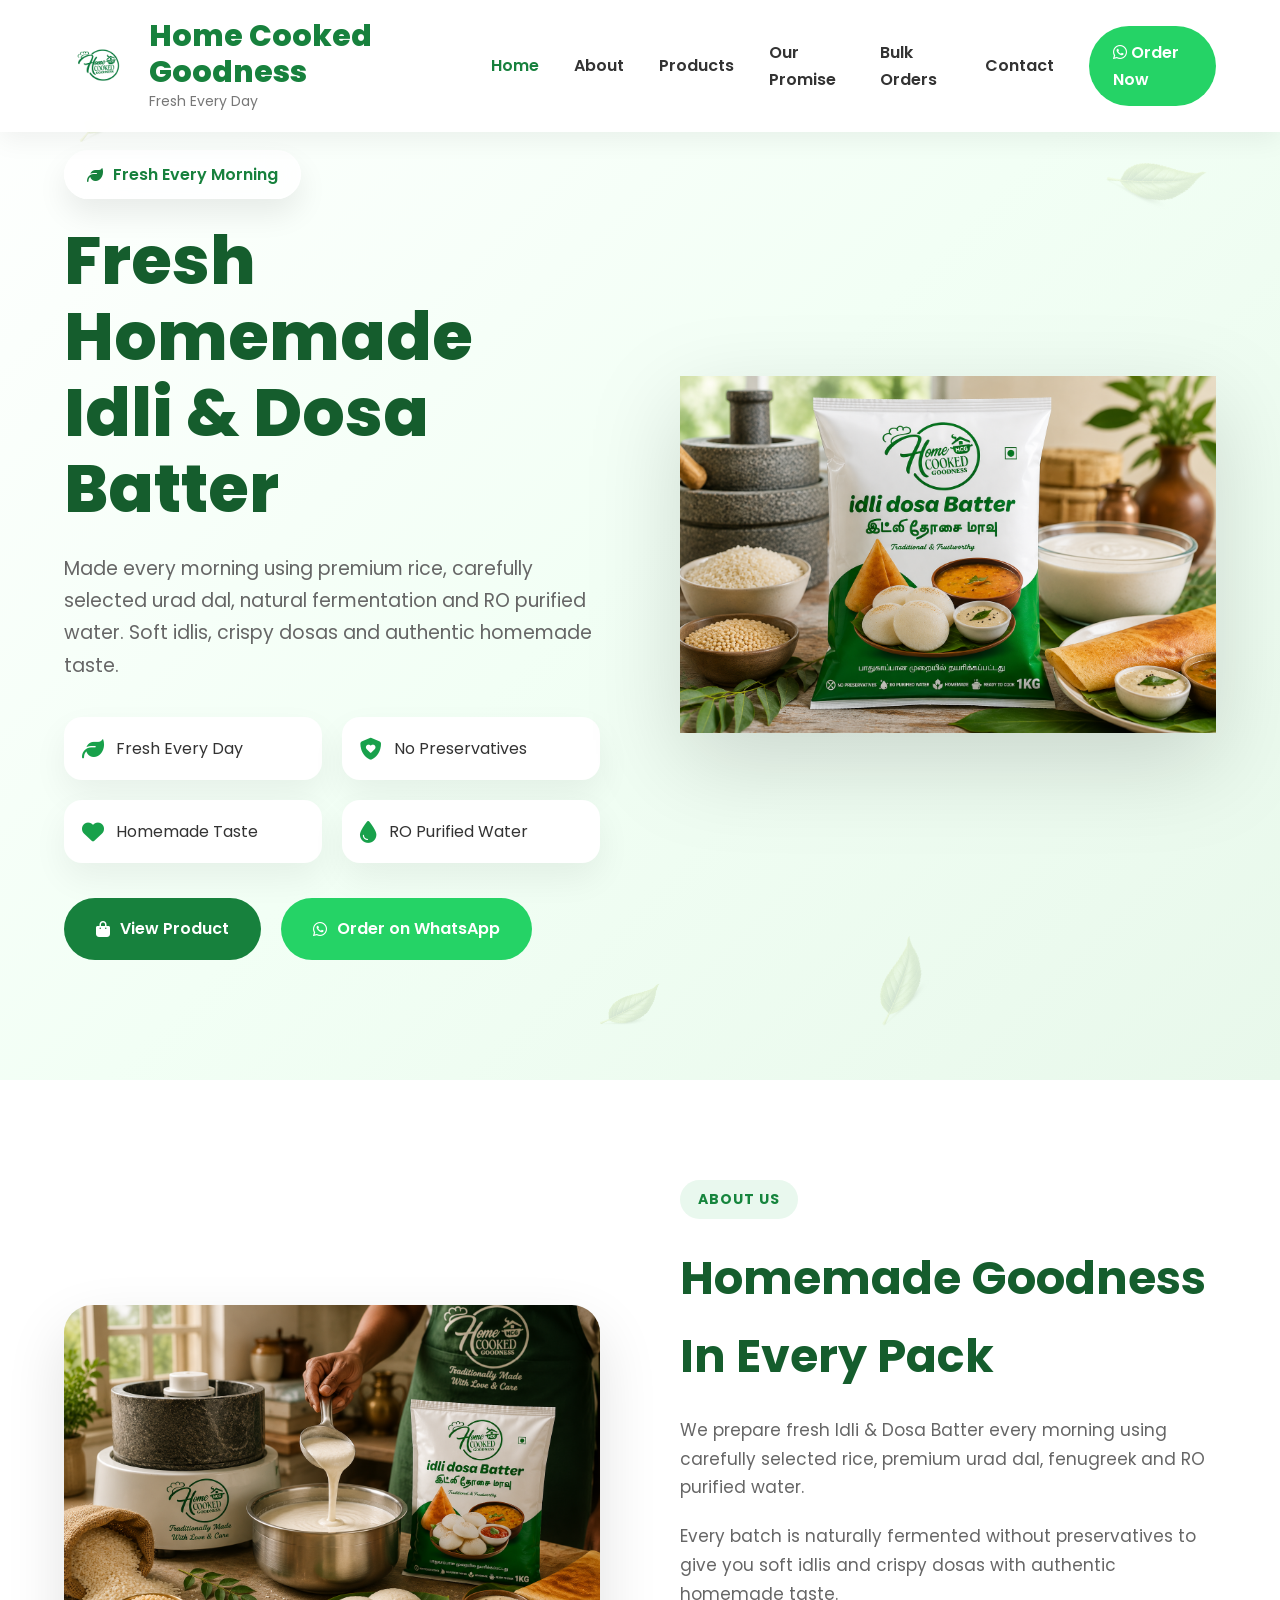
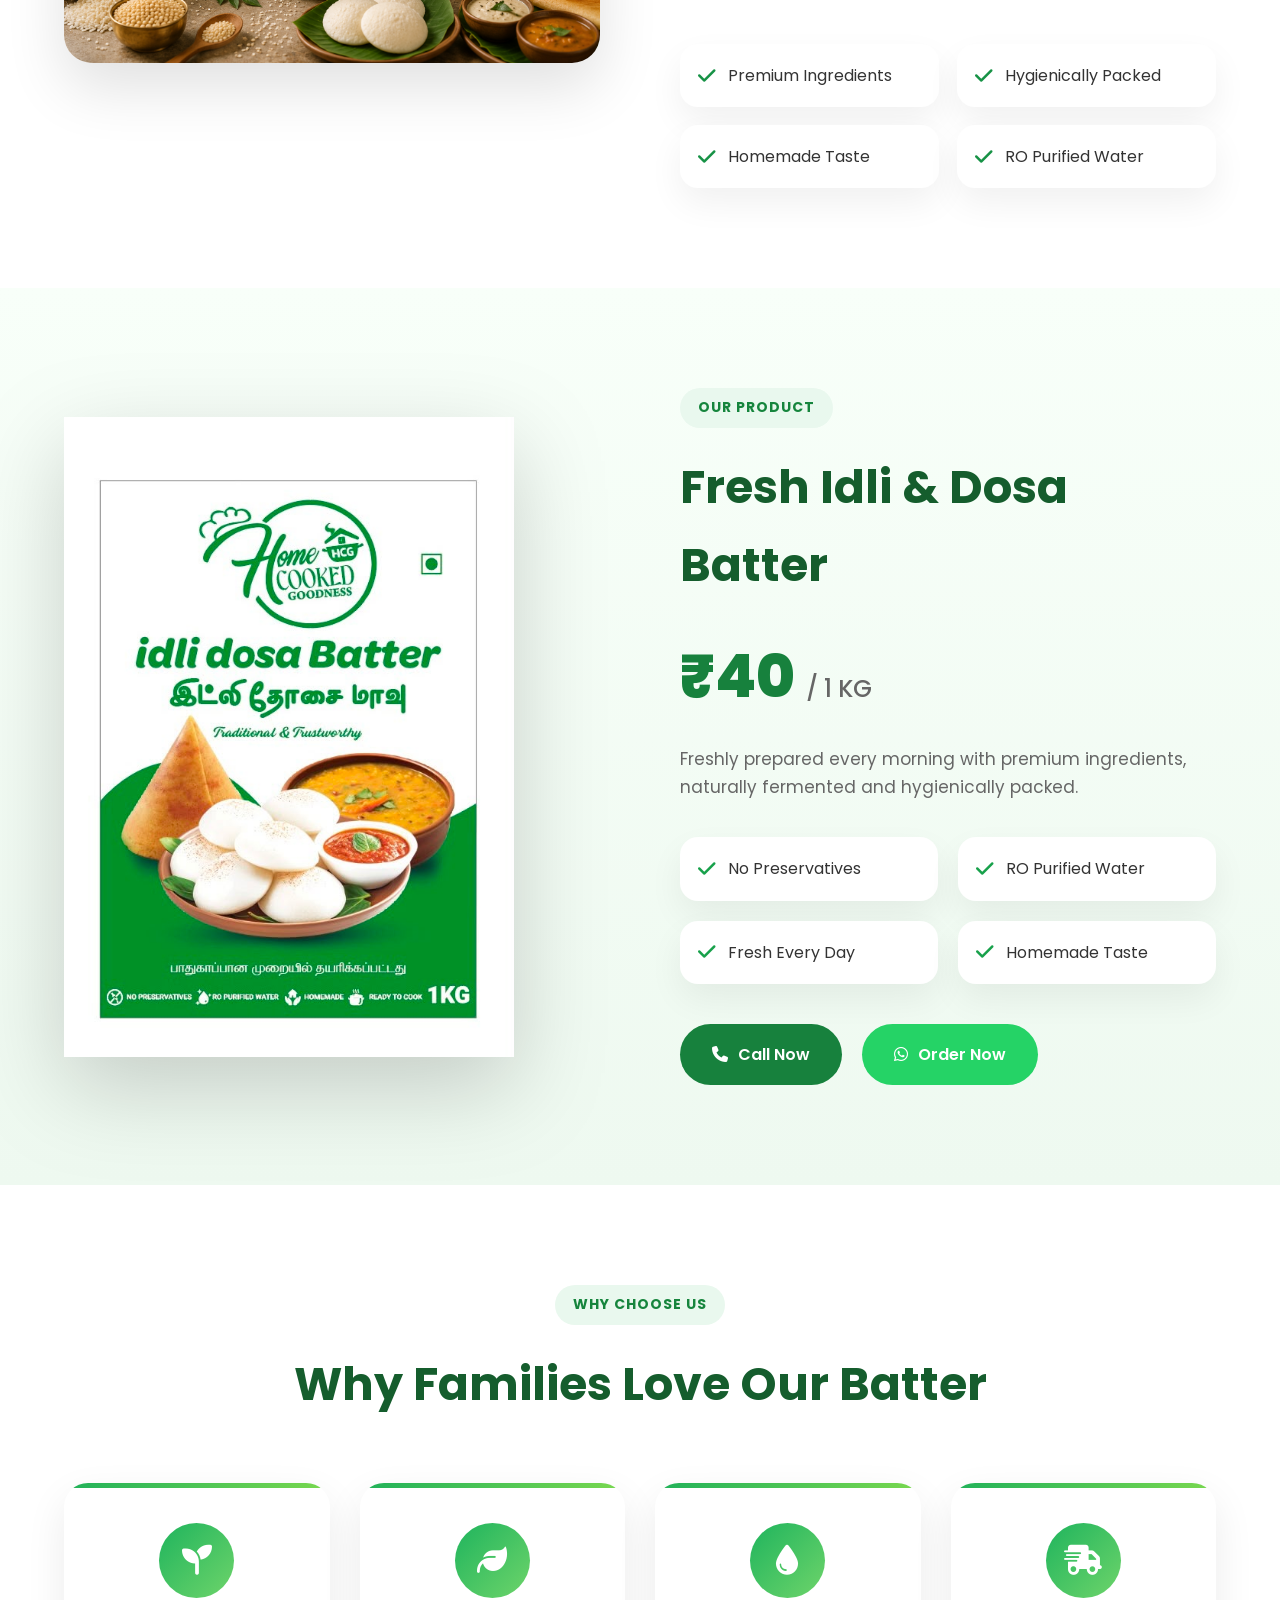
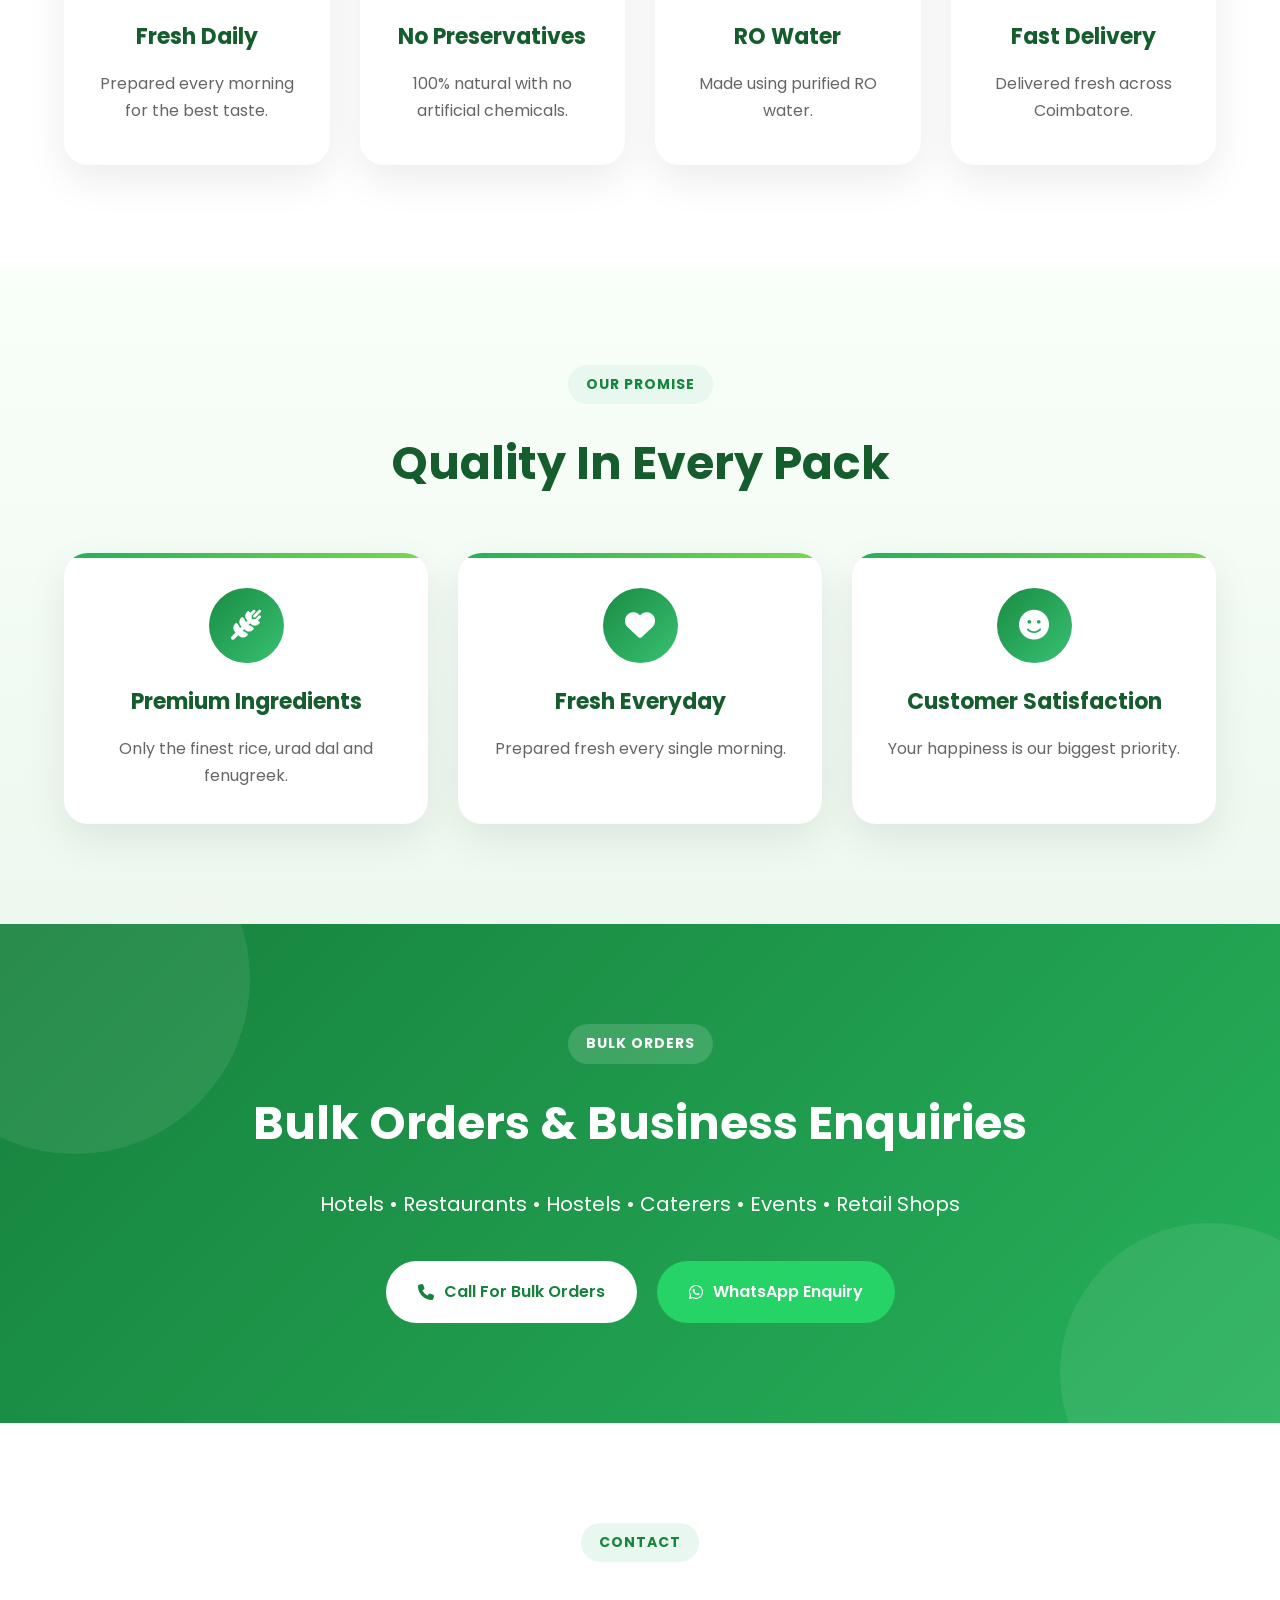
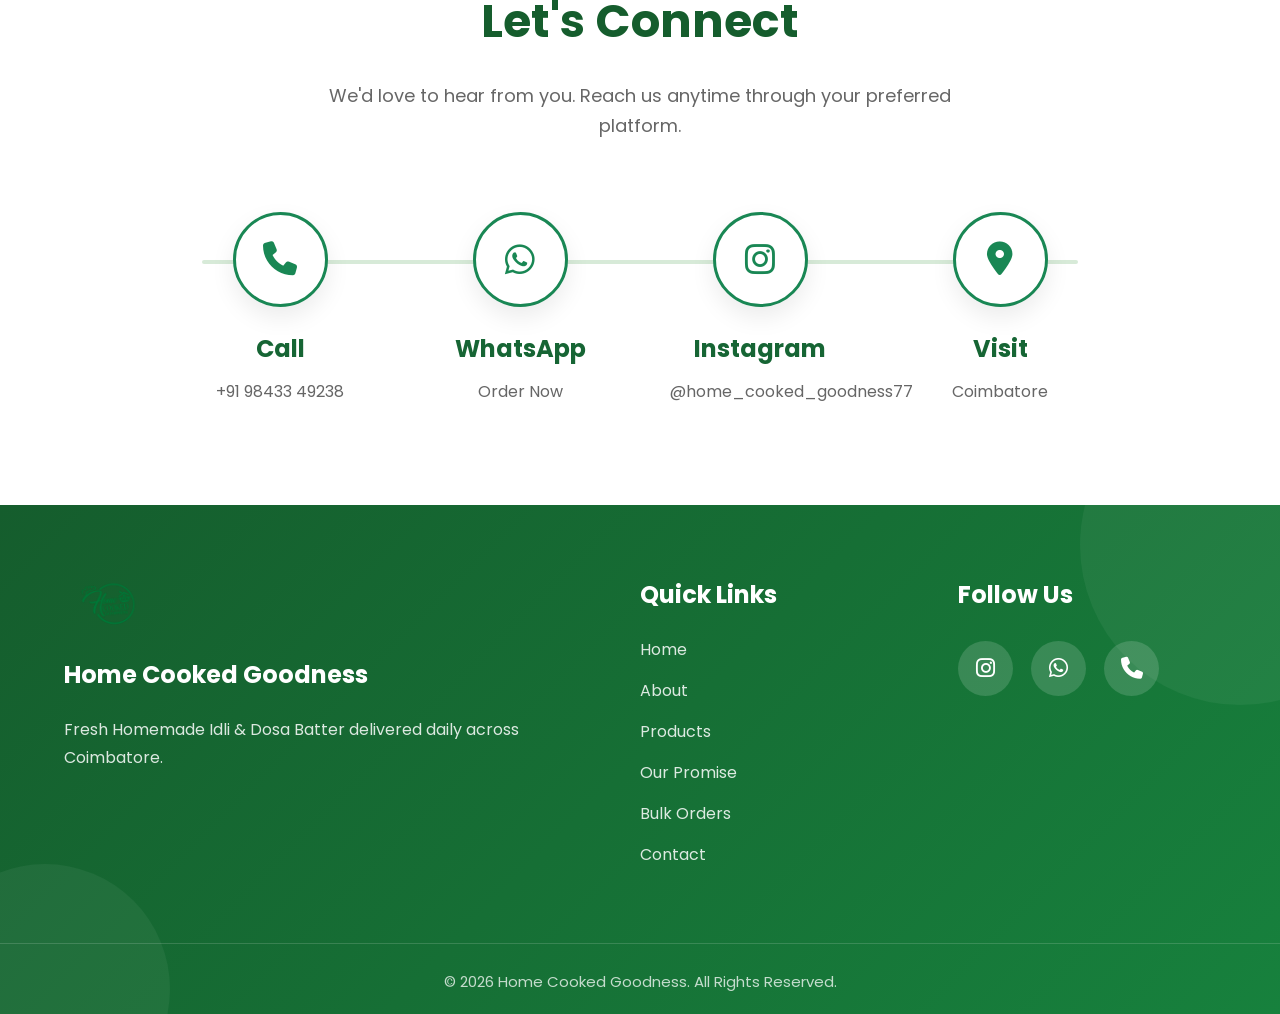
<file: HomeCookedGoodness/index.html>
<!DOCTYPE html>
<html lang="en">
<head>

    <meta charset="UTF-8">

    <meta name="viewport" content="width=device-width, initial-scale=1.0">


    <title>
        Home Cooked Goodness | Fresh Homemade Idli & Dosa Batter
    </title>


    <!-- ================= SEO ================= -->

 <title>
 Home Cooked Goodness | Fresh Homemade Idli & Dosa Batter in Coimbatore
 </title>


 <meta name="description"
 content="Home Cooked Goodness offers fresh homemade Idli and Dosa batter in Coimbatore. Made daily with premium rice, urad dal, natural fermentation and RO purified water. Order fresh batter today.">


 <meta name="keywords"
 content="
  idli batter Coimbatore,
 dosa batter Coimbatore,
 homemade idli batter,
 fresh dosa batter,
 South Indian food,
 home cooked goodness,
 idli maavu,
 dosa maavu
 ">


 <meta name="author"
 content="Home Cooked Goodness">


 <meta name="robots" 
 



    <!-- Favicon -->

    <link rel="icon" type="image/png" href="images/favicon.png">



    <!-- Open Graph -->

    <meta property="og:title"
        content="Home Cooked Goodness | Fresh Idli & Dosa Batter">


    <meta property="og:description"
        content="Fresh homemade idli and dosa batter prepared every morning in Coimbatore.">


    <meta property="og:image"
        content="images/logo.png">


    <meta property="og:type"
        content="website">





    <!-- CSS -->

    <link rel="stylesheet" href="style.css">



    <!-- Google Font -->

    <link
        href="https://fonts.googleapis.com/css2?family=Poppins:wght@300;400;500;600;700;800&display=swap"
        rel="stylesheet">



    <!-- Font Awesome -->

    <link
        rel="stylesheet"
        href="https://cdnjs.cloudflare.com/ajax/libs/font-awesome/6.6.0/css/all.min.css">


</head>



<body>




<!-- ================= HEADER ================= -->


<header>


    <div class="container navbar">



        <!-- LOGO -->


        <div class="logo">


            <img src="images/logo.png"
                 alt="Home Cooked Goodness Logo">



            <div>


                <h2>
                    Home Cooked Goodness
                </h2>


                <p>
                    Fresh Every Day
                </p>


            </div>


        </div>





        <!-- MOBILE MENU BUTTON -->


        <button class="menu-btn">


            <i class="fa-solid fa-bars"></i>


        </button>







        <!-- NAVIGATION -->


        <nav>


            <a href="#home">
                Home
            </a>


            <a href="#about">
                About
            </a>


            <a href="#products">
                Products
            </a>


            <a href="#promise">
                Our Promise
            </a>


            <a href="#bulk">
                Bulk Orders
            </a>


            <a href="#contact">
                Contact
            </a>





            <a
                href="https://wa.me/919843349238?text=Hello%20Home%20Cooked%20Goodness,%20I%20would%20like%20to%20order%20Idli%20Dosa%20Batter"
                class="whatsapp-btn">


                <i class="fab fa-whatsapp"></i>

                Order Now


            </a>


        </nav>



    </div>


</header>







<!-- ================= HERO SECTION ================= -->


<section class="hero" id="home">





    <!-- Decorative Leaves -->


    <img src="images/leaf.png"
         class="leaf leaf1"
         alt="">



    <img src="images/leaf.png"
         class="leaf leaf2"
         alt="">



    <img src="images/leaf.png"
         class="leaf leaf3"
         alt="">



    <img src="images/leaf.png"
         class="leaf leaf4"
         alt="">




    <div class="container hero-content">





        <!-- LEFT CONTENT -->


        <div class="hero-text">





            <span class="premium-tag">


                <i class="fa-solid fa-leaf"></i>


                Fresh Every Morning


            </span>






            <h1>


                Fresh Homemade

                <br>

                Idli & Dosa Batter


            </h1>






            <p>


                Made every morning using premium rice,

                carefully selected urad dal,

                natural fermentation and RO purified water.


                Soft idlis, crispy dosas and authentic homemade taste.


            </p>







            <!-- FEATURES -->


            <div class="features">



                <div>


                    <i class="fa-solid fa-leaf"></i>


                    Fresh Every Day


                </div>





                <div>


                    <i class="fa-solid fa-shield-heart"></i>


                    No Preservatives


                </div>





                <div>


                    <i class="fa-solid fa-heart"></i>


                    Homemade Taste


                </div>





                <div>


                    <i class="fa-solid fa-droplet"></i>


                    RO Purified Water


                </div>



            </div>








            <!-- BUTTONS -->


            <div class="hero-buttons">



                <a href="#products"
                   class="btn-primary">


                    <i class="fa-solid fa-bag-shopping"></i>


                    View Product


                </a>






                <a
                    href="https://wa.me/919843349238?text=Hello%20Home%20Cooked%20Goodness,%20I%20would%20like%20to%20order%20Idli%20Dosa%20Batter"
                    class="btn-secondary">


                    <i class="fab fa-whatsapp"></i>


                    Order on WhatsApp


                </a>



            </div>




        </div>







        <!-- RIGHT IMAGE -->


        <div class="hero-image">


            <img src="images/hero.png"
                 alt="Home Cooked Goodness Idli Dosa Batter">


        </div>





    </div>



</section>
<!-- ================= ABOUT SECTION ================= -->


<section class="about section" id="about">


    <div class="container about-grid">


        <!-- ABOUT IMAGE -->


        <div class="about-image">


            <img src="images/about.png"
                 alt="About Home Cooked Goodness"
                 loading="lazy">


        </div>





        <!-- ABOUT CONTENT -->


        <div class="about-text">



            <span class="section-tag">

                ABOUT US

            </span>





            <h2>

                Homemade Goodness In Every Pack

            </h2>





            <p>

                We prepare fresh Idli & Dosa Batter every morning using carefully
                selected rice, premium urad dal, fenugreek and RO purified water.

            </p>





            <p>

                Every batch is naturally fermented without preservatives to give
                you soft idlis and crispy dosas with authentic homemade taste.

            </p>







            <div class="about-features">



                <div>


                    <i class="fa-solid fa-check"></i>


                    Premium Ingredients


                </div>





                <div>


                    <i class="fa-solid fa-check"></i>


                    Hygienically Packed


                </div>





                <div>


                    <i class="fa-solid fa-check"></i>


                    Homemade Taste


                </div>





                <div>


                    <i class="fa-solid fa-check"></i>


                    RO Purified Water


                </div>



            </div>





        </div>



    </div>


</section>









<!-- ================= PRODUCT SECTION ================= -->


<section class="product section" id="products">



    <div class="container product-grid">





        <!-- PRODUCT IMAGE -->


        <div class="product-image">


            <img src="images/product.png"
                 alt="Fresh Idli Dosa Batter"
                 loading="lazy">


        </div>







        <!-- PRODUCT DETAILS -->


        <div class="product-details">



            <span class="section-tag">

                OUR PRODUCT

            </span>






            <h2>

                Fresh Idli & Dosa Batter

            </h2>






            <h1>

                ₹40

                <span>

                    / 1 KG

                </span>

            </h1>






            <p>

                Freshly prepared every morning with premium ingredients,
                naturally fermented and hygienically packed.

            </p>







            <div class="product-features">





                <div>


                    <i class="fa-solid fa-check"></i>


                    No Preservatives


                </div>





                <div>


                    <i class="fa-solid fa-check"></i>


                    RO Purified Water


                </div>





                <div>


                    <i class="fa-solid fa-check"></i>


                    Fresh Every Day


                </div>





                <div>


                    <i class="fa-solid fa-check"></i>


                    Homemade Taste


                </div>




            </div>








            <div class="hero-buttons">





                <a href="tel:+919843349238"
                   class="btn-primary">



                    <i class="fa-solid fa-phone"></i>


                    Call Now



                </a>








                <a href="https://wa.me/919843349238?text=Hello%20Home%20Cooked%20Goodness,%20I%20would%20like%20to%20order%20Idli%20Dosa%20Batter"
                   class="btn-secondary">



                    <i class="fab fa-whatsapp"></i>


                    Order Now



                </a>




            </div>





        </div>





    </div>



</section>









<!-- ================= WHY CHOOSE US ================= -->


<section class="why section">



    <div class="container">





        <span class="section-tag">


            WHY CHOOSE US


        </span>







        <h2>


            Why Families Love Our Batter


        </h2>







        <div class="cards">






            <div class="card">



                <i class="fa-solid fa-seedling"></i>



                <h3>

                    Fresh Daily

                </h3>



                <p>

                    Prepared every morning for the best taste.

                </p>



            </div>







            <div class="card">



                <i class="fa-solid fa-leaf"></i>



                <h3>

                    No Preservatives

                </h3>



                <p>

                    100% natural with no artificial chemicals.

                </p>



            </div>







            <div class="card">



                <i class="fa-solid fa-droplet"></i>



                <h3>

                    RO Water

                </h3>



                <p>

                    Made using purified RO water.

                </p>



            </div>







            <div class="card">



                <i class="fa-solid fa-truck-fast"></i>



                <h3>

                    Fast Delivery

                </h3>



                <p>

                    Delivered fresh across Coimbatore.

                </p>



            </div>





        </div>





    </div>



</section>









<!-- ================= OUR PROMISE ================= -->


<section class="promise section" id="promise">



    <div class="container">





        <span class="section-tag">


            OUR PROMISE


        </span>







        <h2>


            Quality In Every Pack


        </h2>








        <div class="cards">






            <div class="card">



                <i class="fa-solid fa-wheat-awn"></i>



                <h3>

                    Premium Ingredients

                </h3>



                <p>

                    Only the finest rice, urad dal and fenugreek.

                </p>



            </div>








            <div class="card">



                <i class="fa-solid fa-heart"></i>



                <h3>

                    Fresh Everyday

                </h3>



                <p>

                    Prepared fresh every single morning.

                </p>



            </div>








            <div class="card">



                <i class="fa-solid fa-face-smile"></i>



                <h3>

                    Customer Satisfaction

                </h3>



                <p>

                    Your happiness is our biggest priority.

                </p>



            </div>






        </div>





    </div>



</section>









<!-- ================= BULK ORDERS ================= -->


<section class="bulk section" id="bulk">



    <div class="container">





        <span class="section-tag">


            BULK ORDERS


        </span>







        <h2>


            Bulk Orders & Business Enquiries


        </h2>







        <p>


            Hotels • Restaurants • Hostels • Caterers • Events • Retail Shops


        </p>








        <div class="hero-buttons">






            <a href="tel:+919843349238"
               class="btn-primary">



                <i class="fa-solid fa-phone"></i>



                Call For Bulk Orders



            </a>








            <a href="https://wa.me/919843349238?text=Hello%20Home%20Cooked%20Goodness,%20I%20want%20bulk%20order%20details"
               class="btn-secondary">



                <i class="fab fa-whatsapp"></i>



                WhatsApp Enquiry



            </a>






        </div>





    </div>



</section>
<!-- ================= CONTACT SECTION ================= -->


<section class="contact section" id="contact">


    <div class="container">





        <span class="section-tag">

            CONTACT

        </span>






        <h2>

            Let's Connect

        </h2>






        <p class="contact-subtitle">

            We'd love to hear from you.
            Reach us anytime through your preferred platform.

        </p>








        <div class="contact-line">







            <!-- CALL -->

            <a href="tel:+919843349238"
               class="contact-item">





                <div class="icon-circle">


                    <i class="fa-solid fa-phone"></i>


                </div>






                <h3>

                    Call

                </h3>






                <p>

                    +91 98433 49238

                </p>





            </a>









            <!-- WHATSAPP -->


            <a href="https://wa.me/919843349238?text=Hello%20Home%20Cooked%20Goodness,%20I%20would%20like%20to%20order%20Idli%20Dosa%20Batter"
               target="_blank"
               class="contact-item">





                <div class="icon-circle">


                    <i class="fab fa-whatsapp"></i>


                </div>






                <h3>

                    WhatsApp

                </h3>






                <p>

                    Order Now

                </p>





            </a>









            <!-- INSTAGRAM -->


            <a href="https://www.instagram.com/home_cooked_goodness77/"
               target="_blank"
               class="contact-item">





                <div class="icon-circle">


                    <i class="fab fa-instagram"></i>


                </div>






                <h3>

                    Instagram

                </h3>






                <p>

                    @home_cooked_goodness77

                </p>





            </a>









            <!-- LOCATION -->


            <a href="https://maps.google.com/?q=Krishna+Complex+K+Vadamadurai+Coimbatore"
               target="_blank"
               class="contact-item">





                <div class="icon-circle">


                    <i class="fa-solid fa-location-dot"></i>


                </div>






                <h3>

                    Visit

                </h3>






                <p>

                    Coimbatore

                </p>





            </a>






        </div>






    </div>



</section>









<!-- ================= FOOTER ================= -->


<footer>



    <div class="container footer-grid">






        <!-- BRAND DETAILS -->


        <div>




            <img src="images/logo.png"
                 class="footer-logo"
                 alt="Home Cooked Goodness Logo">






            <h3>

                Home Cooked Goodness

            </h3>






            <p>

                Fresh Homemade Idli & Dosa Batter delivered daily across Coimbatore.

            </p>






        </div>









        <!-- QUICK LINKS -->


        <div>




            <h3>

                Quick Links

            </h3>







            <ul>



                <li>
                    <a href="#home">
                        Home
                    </a>
                </li>



                <li>
                    <a href="#about">
                        About
                    </a>
                </li>



                <li>
                    <a href="#products">
                        Products
                    </a>
                </li>



                <li>
                    <a href="#promise">
                        Our Promise
                    </a>
                </li>



                <li>
                    <a href="#bulk">
                        Bulk Orders
                    </a>
                </li>



                <li>
                    <a href="#contact">
                        Contact
                    </a>
                </li>



            </ul>






        </div>









        <!-- SOCIAL LINKS -->


        <div>




            <h3>

                Follow Us

            </h3>







            <div class="social-icons">






                <a href="https://www.instagram.com/home_cooked_goodness77/"
                   target="_blank">



                    <i class="fab fa-instagram"></i>



                </a>







                <a href="https://wa.me/919843349238"
                   target="_blank">



                    <i class="fab fa-whatsapp"></i>



                </a>







                <a href="tel:+919843349238">



                    <i class="fa-solid fa-phone"></i>



                </a>






            </div>







        </div>







    </div>








    <!-- COPYRIGHT -->


    <div class="copyright">


        © 2026 Home Cooked Goodness.
        All Rights Reserved.



    </div>





</footer>









<!-- ================= BACK TO TOP BUTTON ================= -->


<button id="topBtn"
        aria-label="Back to top">


    ↑


</button>









<!-- JAVASCRIPT -->


<script src="script.js"></script>





</body>


</html>
</file>
<file: HomeCookedGoodness/style.css>
/* ===================================================
   HOME COOKED GOODNESS
   STYLE.CSS
=================================================== */


/* ===================================================
   RESET & GLOBAL
=================================================== */


* {

    margin: 0;

    padding: 0;

    box-sizing: border-box;

}



html {

    scroll-behavior: smooth;

}



body {

    font-family: "Poppins", sans-serif;

    background: #ffffff;

    color: #333;

    line-height: 1.7;

    overflow-x: hidden;

}





img {

    max-width: 100%;

    display: block;

}





a {

    text-decoration: none;

}





/* ===================================================
   CONTAINER
=================================================== */


.container {

    width: 90%;

    max-width: 1300px;

    margin: auto;

}







/* ===================================================
   COMMON SECTION
=================================================== */


.section {

    padding: 100px 0;

}





.section-tag {


    display: inline-block;


    background: #e9f8ee;


    color: #16853d;


    padding: 8px 18px;


    border-radius: 50px;


    font-size: 14px;


    font-weight: 700;


    letter-spacing: 1px;


    margin-bottom: 20px;


}





.section h2 {


    font-size: 46px;


    color: #155d2d;


    margin-bottom: 20px;


    font-weight: 700;


}







/* ===================================================
   HEADER
=================================================== */


header {


    position: fixed;


    top: 0;


    left: 0;


    width: 100%;


    background: rgba(255,255,255,0.95);


    backdrop-filter: blur(15px);


    z-index: 999;


    box-shadow: 0 8px 25px rgba(0,0,0,0.06);


}








/* ===================================================
   NAVBAR
=================================================== */


.navbar {


    display: flex;


    justify-content: space-between;


    align-items: center;


    padding: 18px 0;


}






.logo {


    display: flex;


    align-items: center;


    gap: 15px;


}





.logo img {


    width: 70px;


}






.logo h2 {


    color: #17813d;


    font-size: 30px;


    font-weight: 800;


    line-height: 1.2;


}






.logo p {


    color: #777;


    font-size: 14px;


}








nav {


    display: flex;


    align-items: center;


    gap: 35px;


}






nav a {


    color: #333;


    font-weight: 600;


    transition: 0.3s;


}






nav a:hover {


    color: #18a14b;


}






nav a.active {


    color: #17813d;


}








/* ===================================================
   MOBILE MENU BUTTON
=================================================== */


.menu-btn {


    display: none;


    background: transparent;


    border: none;


    font-size: 28px;


    color: #17813d;


    cursor: pointer;


}








/* ===================================================
   WHATSAPP BUTTON
=================================================== */


.whatsapp-btn {


    background: #25D366;


    color: white;


    padding: 13px 24px;


    border-radius: 50px;


    font-weight: 600;


    transition: 0.3s;


}






.whatsapp-btn:hover {


    transform: translateY(-3px);


    box-shadow: 0 15px 35px rgba(37,211,102,.35);


}








/* ===================================================
   HERO SECTION
=================================================== */


.hero {


    position: relative;


    overflow: hidden;


    padding: 150px 0 120px;


    background: linear-gradient(

        135deg,

        #ffffff 0%,

        #f2fff5 50%,

        #e8f8eb 100%

    );


}







.hero-content {


    display: flex;


    align-items: center;


    justify-content: space-between;


    gap: 80px;


}







.hero-text {


    flex: 1;


}







.hero-image {


    flex: 1;


    text-align: center;


}







.hero-image img {


    width: 100%;


    max-width: 560px;


    animation: floating 5s ease-in-out infinite;


    filter: drop-shadow(

        0 30px 45px rgba(0,0,0,.15)

    );


}









/* ===================================================
   PREMIUM TAG
=================================================== */


.premium-tag {


    display: inline-flex;


    align-items: center;


    gap: 10px;


    background: rgba(255,255,255,.8);


    border: 1px solid rgba(255,255,255,.8);


    backdrop-filter: blur(18px);


    padding: 10px 22px;


    border-radius: 50px;


    color: #17813d;


    font-weight: 600;


    margin-bottom: 25px;


    box-shadow: 0 15px 30px rgba(0,0,0,.08);


}









/* ===================================================
   HERO TEXT
=================================================== */


.hero h1 {


    font-size: 66px;


    line-height: 1.15;


    color: #155d2d;


    font-weight: 800;


    margin-bottom: 25px;


}







.hero p {


    font-size: 19px;


    color: #666;


    max-width: 620px;


    margin-bottom: 35px;


}








/* ===================================================
   HERO FEATURES
=================================================== */


.features {


    display: grid;


    grid-template-columns: repeat(2,1fr);


    gap: 20px;


    margin-bottom: 35px;


}







.features div {


    display: flex;


    align-items: center;


    gap: 12px;


    background: white;


    padding: 18px;


    border-radius: 18px;


    box-shadow: 0 15px 35px rgba(0,0,0,.06);


    transition: .35s;


}







.features div:hover {


    transform: translateY(-8px);


    box-shadow: 0 25px 45px rgba(0,0,0,.12);


}







.features i {


    color:#18a14b;


    font-size:22px;


}
/* ===================================================
   BUTTONS
=================================================== */


.hero-buttons {

    display: flex;

    gap: 20px;

    flex-wrap: wrap;

}



.btn-primary,
.btn-secondary {


    padding: 17px 32px;

    border-radius: 50px;

    display: inline-flex;

    align-items: center;

    justify-content: center;

    gap: 10px;

    font-weight: 600;

    transition: .35s;

    position: relative;

    overflow: hidden;

}



.btn-primary {

    background: #17813d;

    color: white;

}



.btn-secondary {

    background: #25D366;

    color: white;

}



.btn-primary:hover,
.btn-secondary:hover {


    transform: translateY(-5px);

    box-shadow:0 18px 40px rgba(0,0,0,.15);


}







/* ===================================================
   FLOATING LEAVES
=================================================== */


.leaf {


    position:absolute;

    opacity:.12;

    pointer-events:none;

    animation:floatLeaf 12s ease-in-out infinite;


}



.leaf1 {


    width:120px;

    top:70px;

    left:40px;

    transform:rotate(-25deg);


}



.leaf2 {


    width:140px;

    top:130px;

    right:60px;

    transform:rotate(30deg);


}



.leaf3 {


    width:100px;

    left:45%;

    bottom:40px;


}



.leaf4 {


    width:130px;

    right:25%;

    bottom:50px;

    transform:rotate(-40deg);


}








/* ===================================================
   ANIMATIONS
=================================================== */


@keyframes floating {


    0% {

        transform:translateY(0);

    }


    50% {

        transform:translateY(-15px);

    }


    100% {

        transform:translateY(0);

    }


}




@keyframes floatLeaf {


    0% {

        transform:translateY(0) rotate(0);

    }


    50% {

        transform:translateY(-15px) rotate(8deg);

    }


    100% {

        transform:translateY(0) rotate(0);

    }


}









/* ===================================================
   ABOUT SECTION
=================================================== */


.about {


    background:#ffffff;


}



.about-grid {


    display:grid;

    grid-template-columns:1fr 1fr;

    align-items:center;

    gap:80px;


}



.about-image img {


    width:100%;

    border-radius:28px;

    box-shadow:0 25px 60px rgba(0,0,0,.12);

    transition:.4s;


}



.about-image img:hover {


    transform:scale(1.03);


}



.about-text p {


    font-size:17px;

    color:#666;

    margin-bottom:20px;


}





.about-features {


    display:grid;

    grid-template-columns:repeat(2,1fr);

    gap:18px;

    margin-top:35px;


}





.about-features div {


    display:flex;

    align-items:center;

    gap:12px;

    padding:18px;

    background:white;

    border-radius:18px;

    box-shadow:0 15px 35px rgba(0,0,0,.06);

    transition:.35s;


}



.about-features div:hover {


    transform:translateY(-8px);

    box-shadow:0 25px 45px rgba(0,0,0,.12);


}



.about-features i {


    color:#179246;

    font-size:20px;


}








/* ===================================================
   PRODUCT SECTION
=================================================== */


.product {


    background:linear-gradient(

        180deg,

        #f8fff9,

        #eef9f0

    );


}




.product-grid {


    display:grid;

    grid-template-columns:1fr 1fr;

    gap:80px;

    align-items:center;


}





.product-image {


    text-align:center;


}



.product-image img {


    width:100%;

    max-width:450px;

    filter:drop-shadow(

        0 30px 45px rgba(0,0,0,.18)

    );

    transition:.45s;


}



.product-image img:hover {


    transform:scale(1.05) rotate(-2deg);


}







.product-details h1 {


    font-size:60px;

    color:#17813d;

    margin:18px 0;

    font-weight:800;


}



.product-details h1 span {


    font-size:24px;

    color:#666;

    font-weight:500;


}



.product-details p {


    font-size:17px;

    color:#666;

    margin-bottom:35px;


}








/* ===================================================
   PRODUCT FEATURES
=================================================== */


.product-features {


    display:grid;

    grid-template-columns:repeat(2,1fr);

    gap:20px;

    margin-bottom:40px;


}





.product-features div {


    display:flex;

    align-items:center;

    gap:12px;

    padding:18px;

    background:#ffffff;

    border-radius:18px;

    box-shadow:0 15px 35px rgba(0,0,0,.06);

    transition:.35s;


}



.product-features div:hover {


    transform:translateY(-8px);

    box-shadow:0 25px 45px rgba(0,0,0,.12);


}



.product-features i {


    color:#18a14b;

    font-size:20px;


}








/* ===================================================
   COMMON CARDS
=================================================== */


.cards {


    display:grid;

    grid-template-columns:repeat(auto-fit,minmax(250px,1fr));

    gap:30px;

    margin-top:50px;


}





.card {


    background:#ffffff;

    border-radius:24px;

    padding:35px 28px;

    text-align:center;

    box-shadow:0 15px 40px rgba(0,0,0,.08);

    transition:.4s;

    overflow:hidden;

    position:relative;


}



.card:hover {


    transform:translateY(-12px);

    box-shadow:0 30px 60px rgba(0,0,0,.15);


}



.card::before {


    content:"";

    position:absolute;

    top:0;

    left:0;

    width:100%;

    height:5px;

    background:linear-gradient(

        90deg,

        #20b15a,

        #79d84f

    );


}



.card i {


    width:75px;

    height:75px;

    border-radius:50%;

    display:flex;

    align-items:center;

    justify-content:center;

    margin:auto auto 20px;

    background:#eefbf1;

    color:#17813d;

    font-size:30px;


}



.card h3 {


    color:#155d2d;

    margin-bottom:15px;

    font-size:22px;


}



.card p {


    color:#666;

    font-size:16px;


}








/* ===================================================
   WHY CHOOSE US
=================================================== */


.why {


    background:#ffffff;

    text-align:center;


}



.why .cards {


    margin-top:60px;


}



.why .card {


    padding:40px 30px;


}



.why .card i {


    background:linear-gradient(

        135deg,

        #1fb45d,

        #6ed46a

    );

    color:white;


}



.why .card:hover {


    transform:translateY(-15px);


}








/* ===================================================
   OUR PROMISE
=================================================== */


.promise {


    background:linear-gradient(

        180deg,

        #f9fff9,

        #edf8ef

    );

    text-align:center;


}



.promise .card i {


    background:linear-gradient(

        135deg,

        #198c43,

        #38c172

    );

    color:white;


}



.promise .card:hover {


    transform:translateY(-12px) scale(1.03);


}
/* ===================================================
   BULK ORDERS SECTION
=================================================== */


.bulk {


    background:linear-gradient(

        135deg,

        #17813d,

        #26b15b

    );


    color:white;


    text-align:center;


    position:relative;


    overflow:hidden;


}





.bulk::before {


    content:"";


    position:absolute;


    width:350px;


    height:350px;


    background:rgba(255,255,255,.08);


    border-radius:50%;


    top:-120px;


    left:-100px;


}






.bulk::after {


    content:"";


    position:absolute;


    width:300px;


    height:300px;


    background:rgba(255,255,255,.08);


    border-radius:50%;


    bottom:-100px;


    right:-80px;


}







.bulk .container {


    position:relative;


    z-index:2;


}







.bulk .section-tag {


    background:rgba(255,255,255,.15);


    color:white;


}







.bulk h2 {


    color:white;


}







.bulk p {


    font-size:20px;


    margin:25px auto 40px;


    max-width:700px;


}







.bulk .hero-buttons {


    justify-content:center;


}







.bulk .btn-primary {


    background:white;


    color:#17813d;


}







.bulk .btn-secondary {


    background:#25D366;


}








/* ===================================================
   CONTACT SECTION
=================================================== */


.contact {


    text-align:center;


    padding:100px 0;


}







.contact-subtitle {


    max-width:650px;


    margin:20px auto 70px;


    color:#666;


    font-size:18px;


}







.contact-line {


    display:flex;


    justify-content:center;


    align-items:center;


    gap:60px;


    flex-wrap:wrap;


    position:relative;


}







.contact-line::before {


    content:"";


    position:absolute;


    top:48px;


    left:12%;


    right:12%;


    height:4px;


    background:#d7ead8;


    border-radius:10px;


    z-index:0;


}







.contact-item {


    width:180px;


    color:#222;


    position:relative;


    z-index:2;


    transition:.35s;


}







.icon-circle {


    width:95px;


    height:95px;


    margin:auto;


    display:flex;


    justify-content:center;


    align-items:center;


    border-radius:50%;


    background:white;


    border:3px solid #198754;


    color:#198754;


    font-size:34px;


    box-shadow:0 10px 25px rgba(0,0,0,.08);


    transition:.35s;


}







.contact-item h3 {


    margin-top:22px;


    font-size:24px;


    color:#166534;


}







.contact-item p {


    margin-top:8px;


    color:#666;


}







.contact-item:hover {


    transform:translateY(-5px);


}







.contact-item:hover .icon-circle {


    transform:translateY(-12px) scale(1.1);


    background:#198754;


    color:white;


    box-shadow:0 20px 40px rgba(25,135,84,.35);


}







.contact-item:hover h3 {


    color:#198754;


}









/* ===================================================
   SOCIAL ICONS
=================================================== */


.social-icons {


    display:flex;


    justify-content:center;


    gap:18px;


    margin-top:25px;


}







.social-icons a {


    width:55px;


    height:55px;


    display:flex;


    justify-content:center;


    align-items:center;


    border-radius:50%;


    background:#eefbf1;


    color:#17813d;


    font-size:22px;


    transition:.35s;


}







.social-icons a:hover {


    background:#17813d;


    color:white;


    transform:translateY(-5px);


}








/* ===================================================
   FOOTER
=================================================== */


footer {


    background:linear-gradient(

        135deg,

        #155d2d,

        #17813d

    );


    color:white;


    padding:70px 0 20px;


    position:relative;


    overflow:hidden;


}







footer::before {


    content:"";


    position:absolute;


    width:320px;


    height:320px;


    border-radius:50%;


    background:rgba(255,255,255,.05);


    top:-120px;


    right:-120px;


}







footer::after {


    content:"";


    position:absolute;


    width:250px;


    height:250px;


    border-radius:50%;


    background:rgba(255,255,255,.05);


    bottom:-100px;


    left:-80px;


}







.footer-grid {


    position:relative;


    z-index:2;


    display:grid;


    grid-template-columns:2fr 1fr 1fr;


    gap:60px;


}







.footer-logo {


    width:90px;


    margin-bottom:20px;


}







.footer-grid h3 {


    margin-bottom:20px;


    font-size:24px;


}







.footer-grid p {


    color:rgba(255,255,255,.85);


    line-height:1.8;


}







.footer-grid ul {


    list-style:none;


}







.footer-grid ul li {


    margin-bottom:14px;


}







.footer-grid ul li a {


    color:rgba(255,255,255,.85);


    transition:.3s;


}







.footer-grid ul li a:hover {


    color:white;


    padding-left:8px;


}







footer .social-icons {


    justify-content:flex-start;


}







footer .social-icons a {


    background:rgba(255,255,255,.15);


    color:white;


}







footer .social-icons a:hover {


    background:white;


    color:#17813d;


}







.copyright {


    text-align:center;


    margin-top:60px;


    padding-top:25px;


    border-top:1px solid rgba(255,255,255,.15);


    color:rgba(255,255,255,.75);


    font-size:15px;


}









/* ===================================================
   BACK TO TOP BUTTON
=================================================== */


#topBtn {


    position:fixed;


    right:30px;


    bottom:30px;


    width:55px;


    height:55px;


    border:none;


    border-radius:50%;


    background:#17813d;


    color:white;


    font-size:25px;


    cursor:pointer;


    display:none;


    align-items:center;


    justify-content:center;


    box-shadow:0 15px 35px rgba(0,0,0,.25);


    z-index:999;


    transition:.3s;


}







#topBtn:hover {


    transform:translateY(-8px);


    background:#0f6d2d;


}
/* ===================================================
   CUSTOM SCROLLBAR
=================================================== */


::-webkit-scrollbar {


    width:10px;


}



::-webkit-scrollbar-track {


    background:#eef8f0;


}



::-webkit-scrollbar-thumb {


    background:#17813d;


    border-radius:20px;


}



::-webkit-scrollbar-thumb:hover {


    background:#0f6d2d;


}









/* ===================================================
   TEXT SELECTION
=================================================== */


::selection {


    background:#17813d;


    color:white;


}









/* ===================================================
   SCROLL REVEAL ANIMATION
=================================================== */


.card,
.about-image,
.about-text,
.product-image,
.product-details,
.contact-item {


    opacity:0;


    transform:translateY(50px);


    transition:all .8s ease;


}





.show {


    opacity:1;


    transform:translateY(0);


}









/* ===================================================
   RIPPLE EFFECT
=================================================== */


.btn-primary,
.btn-secondary,
.whatsapp-btn {


    position:relative;


    overflow:hidden;


}







.ripple {


    position:absolute;


    border-radius:50%;


    background:rgba(255,255,255,.5);


    transform:scale(0);


    animation:ripple .6s linear;


    pointer-events:none;


}







@keyframes ripple {


    to {


        transform:scale(4);


        opacity:0;


    }


}









/* ===================================================
   TABLET RESPONSIVE
   MAX WIDTH 1024px
=================================================== */


@media(max-width:1024px){





    .hero-content,
    .about-grid,
    .product-grid {


        grid-template-columns:1fr;


        display:grid;


        text-align:center;


    }







    .hero {


        padding-top:130px;


    }







    .hero h1 {


        font-size:50px;


    }







    .hero p {


        margin-left:auto;


        margin-right:auto;


    }







    .hero-buttons {


        justify-content:center;


    }







    .hero-image {


        margin-top:40px;


    }







    .about-features,
    .product-features {


        grid-template-columns:1fr 1fr;


    }







    .footer-grid {


        grid-template-columns:1fr;


        text-align:center;


    }







    footer .social-icons {


        justify-content:center;


    }







    nav {


        gap:18px;


    }



}









/* ===================================================
   MOBILE RESPONSIVE
   MAX WIDTH 768px
=================================================== */


@media(max-width:768px){





    .container {


        width:92%;


    }







    header {


        position:fixed;


    }







    .navbar {


        flex-direction:column;


        gap:20px;


    }







    .logo {


        justify-content:center;


        text-align:center;


    }







    .logo h2 {


        font-size:24px;


    }







    nav {


        flex-wrap:wrap;


        justify-content:center;


        gap:18px;


    }







    nav a {


        font-size:14px;


    }







    .hero {


        padding:100px 0 80px;


    }







    .hero h1 {


        font-size:40px;


    }







    .hero p {


        font-size:17px;


    }







    .features,
    .about-features,
    .product-features {


        grid-template-columns:1fr;


    }







    .hero-buttons {


        flex-direction:column;


        align-items:center;


    }







    .btn-primary,
    .btn-secondary {


        width:100%;


    }







    .section {


        padding:80px 0;


    }







    .section h2 {


        font-size:34px;


    }







    .product-details h1 {


        font-size:48px;


    }







    .cards {


        grid-template-columns:1fr;


    }







    .contact-line {


        gap:40px;


    }







    .contact-line::before {


        display:none;


    }







    #topBtn {


        right:20px;


        bottom:20px;


        width:50px;


        height:50px;


    }





}









/* ===================================================
   SMALL MOBILE
   MAX WIDTH 480px
=================================================== */


@media(max-width:480px){





    .logo h2 {


        font-size:20px;


    }







    .logo img {


        width:55px;


    }







    .hero h1 {


        font-size:32px;


    }







    .section h2 {


        font-size:28px;


    }







    .premium-tag {


        font-size:13px;


        padding:8px 15px;


    }







    .product-details h1 {


        font-size:40px;


    }







    .card {


        padding:30px 20px;


    }







    .contact-item {


        width:100%;


    }







    footer {


        padding-top:50px;


    }



}
</file>
